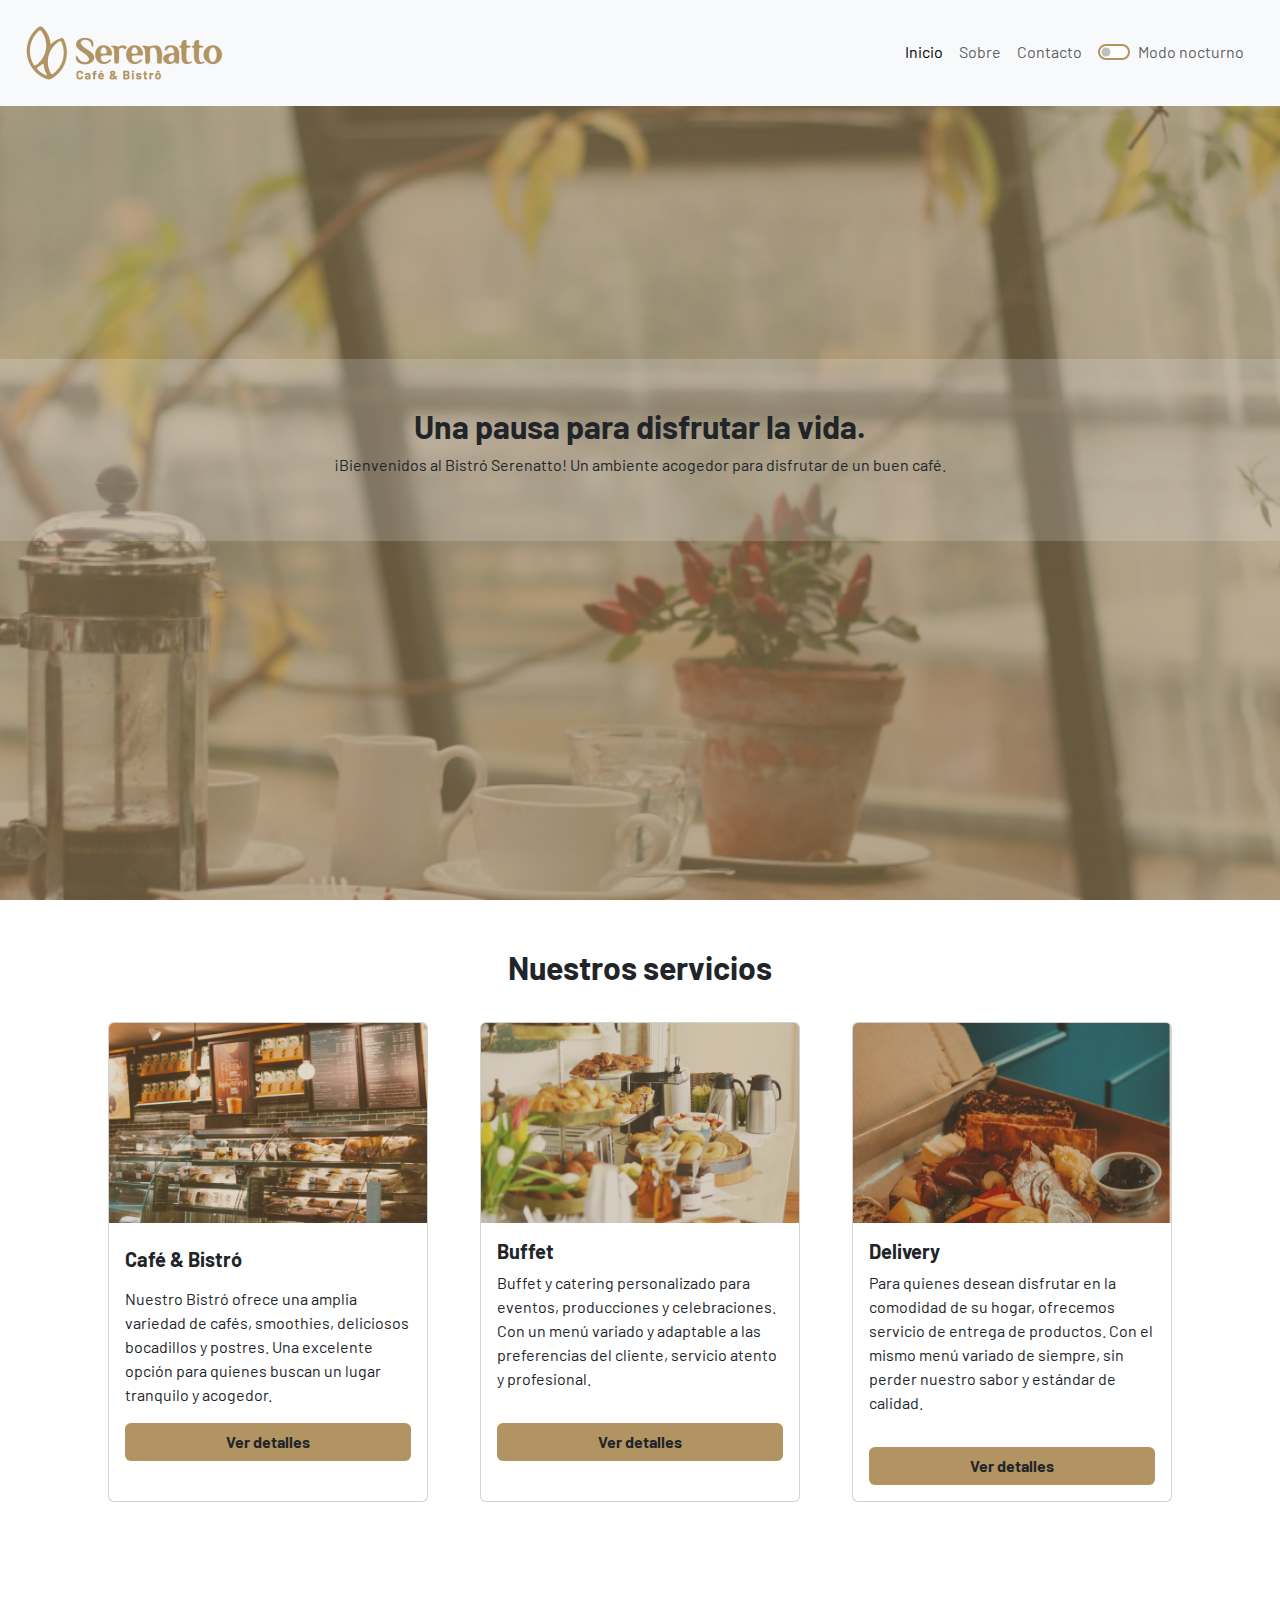
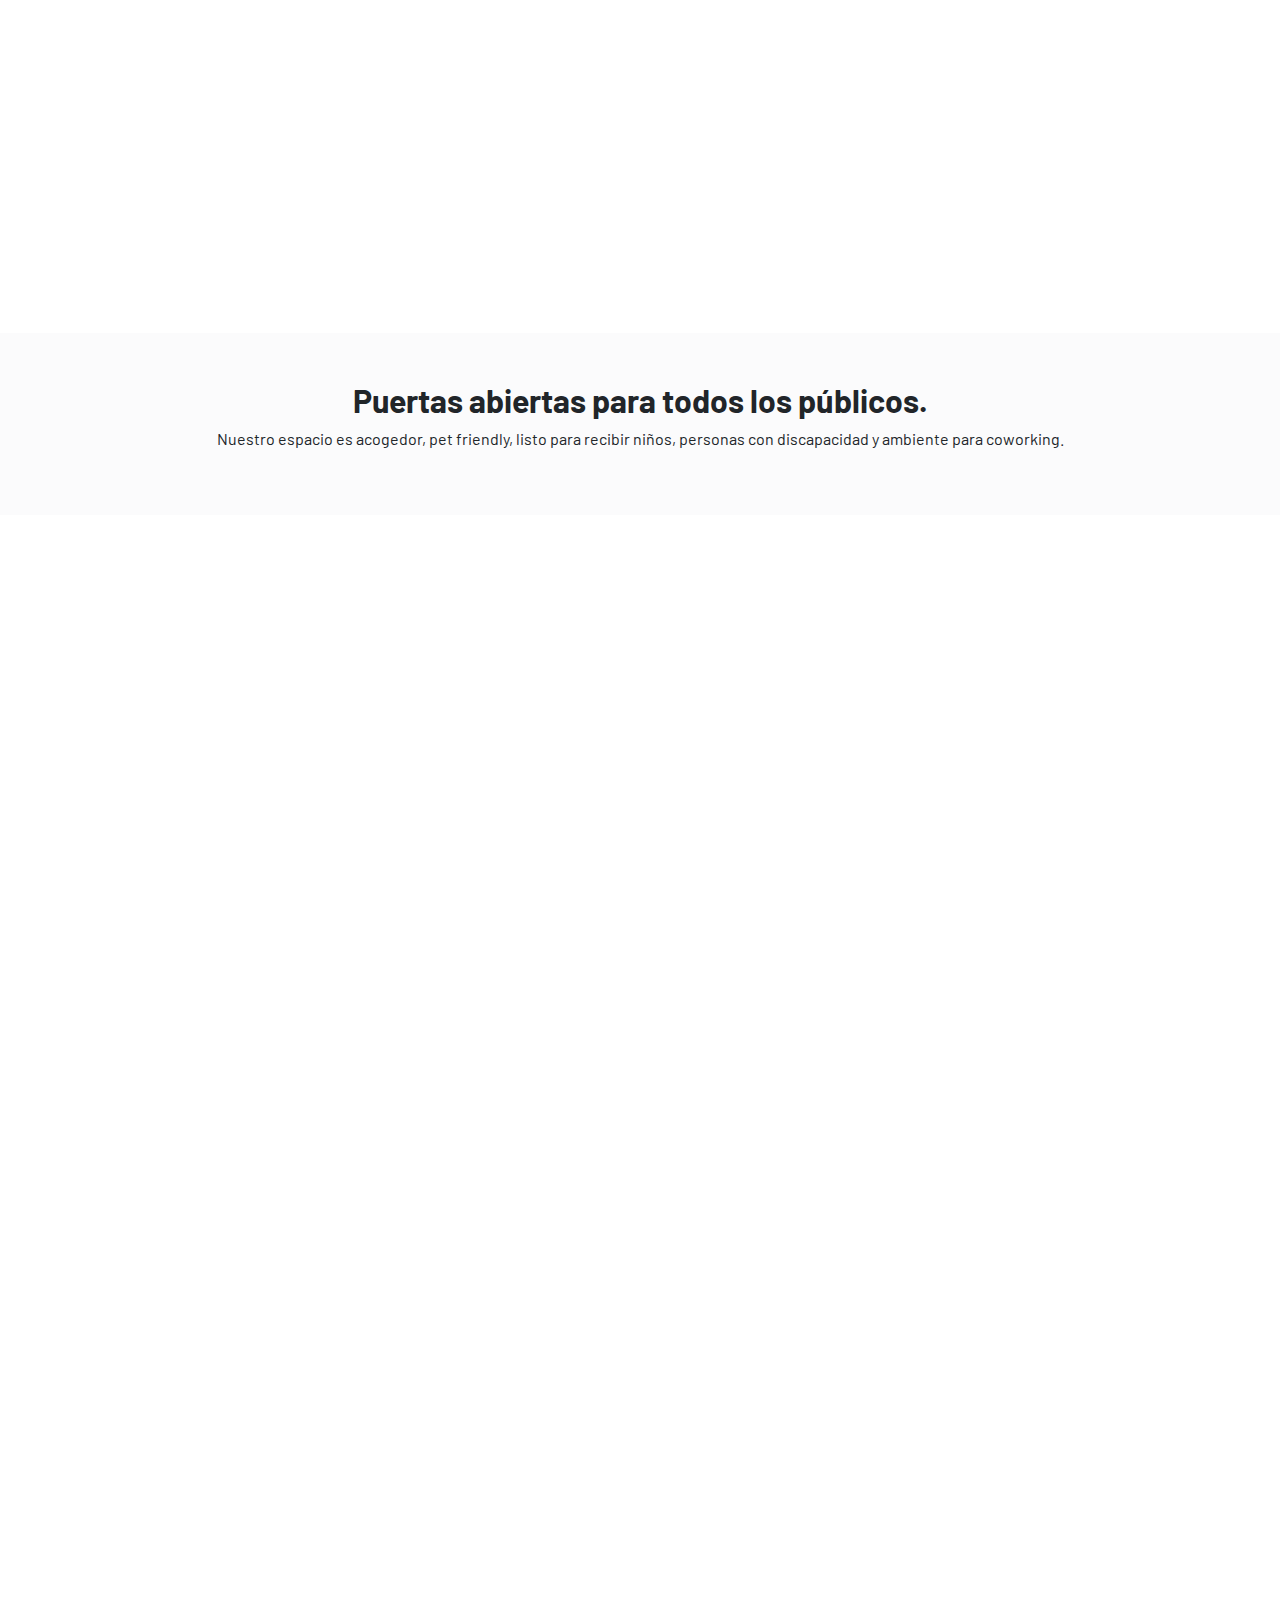
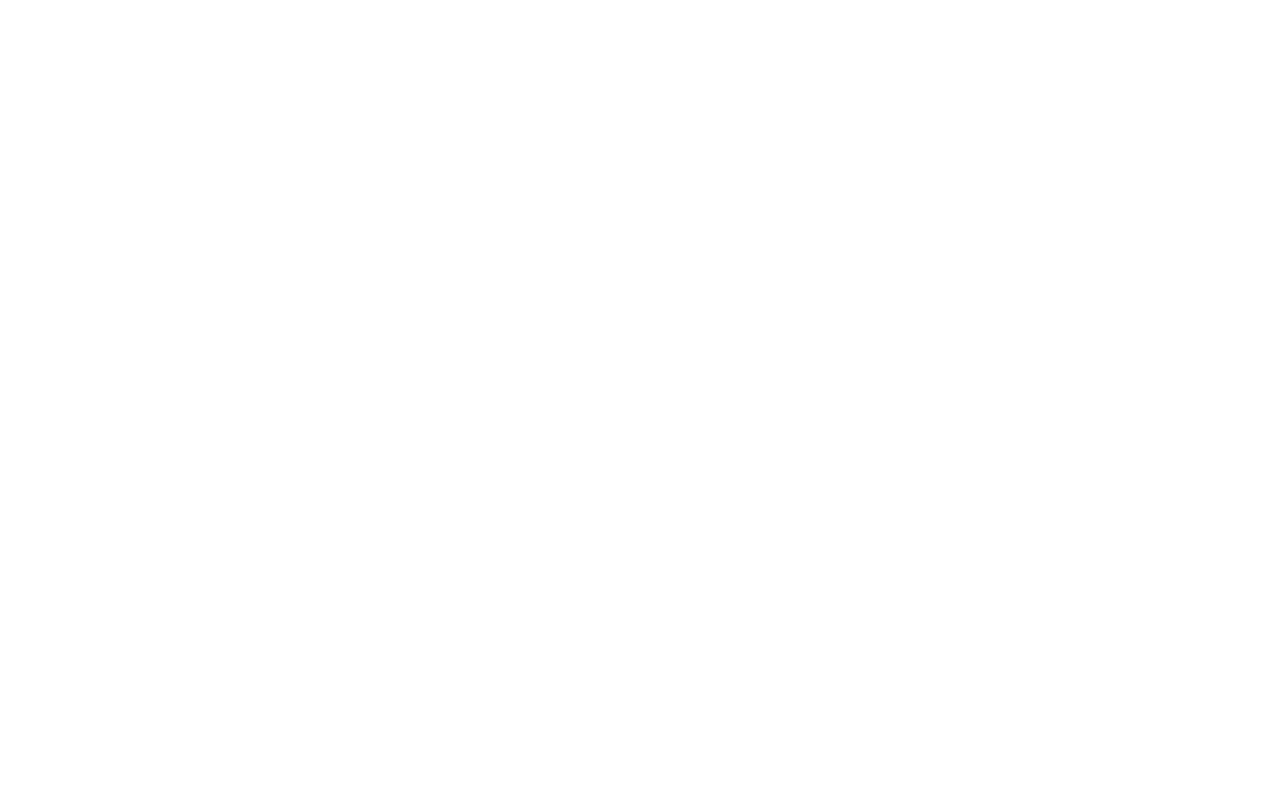
<file: bootstrap-serenatto-aula2/index.html>
<!DOCTYPE html>
<html lang="es-419">

<head>
  <meta charset="UTF-8">
  <meta http-equiv="X-UA-Compatible" content="IE=edge">
  <meta name="viewport" content="width=device-width, initial-scale=1.0">
  <link rel="shortcut icon" href="./" type="image/x-icon">
  <link rel="shortcut icon" href="./assets/favicon.png" type="image/x-icon">
  <title>Serenatto</title>
  <link href="https://cdn.jsdelivr.net/npm/bootstrap@5.3.3/dist/css/bootstrap.min.css" rel="stylesheet"
    integrity="sha384-QWTKZyjpPEjISv5WaRU9OFeRpok6YctnYmDr5pNlyT2bRjXh0JMhjY6hW+ALEwIH" crossorigin="anonymous">
  <link rel="stylesheet" href="https://cdn.jsdelivr.net/npm/bootstrap-icons@1.11.3/font/bootstrap-icons.min.css">
  <link rel="stylesheet" href="./estilos.css">
  <link
    href="https://fonts.googleapis.com/css2?family=Barlow+Condensed:wght@700&family=Barlow:wght@400;600&display=swap"
    rel="stylesheet">
</head>

<body>
  <header>
    <nav class="navbar navbar-expand-lg bg-body-tertiary fixed-top">
      <div class="container-fluid">
        <a class="navbar-brand" href="#"><img src="./assets/logo.png" alt="Logo de la Cafetería Serenatto"></a>
        <button class="navbar-toggler" type="button" data-bs-toggle="offcanvas" data-bs-target="#offcanvasNavbar"
          aria-controls="offcanvasNavbar" aria-label="Toggle navigation">
          <span class="navbar-toggler-icon"></span>
        </button>
        <div class="offcanvas offcanvas-end" tabindex="-1" id="offcanvasNavbar" aria-labelledby="offcanvasNavbarLabel">
          <div class="offcanvas-header">
            <h5 class="offcanvas-title" id="offcanvasNavbarLabel"><img src="./assets/logo-mobile.png"
                alt="Logo de la Cafetería Serenatto"></h5>
            <button type="button" class="btn-close" data-bs-dismiss="offcanvas" aria-label="Close"></button>
          </div>
          <div class="offcanvas-body">
            <ul class="navbar-nav justify-content-end flex-grow-1 pe-3">
              <li class="nav-item">
                <a class="nav-link active" aria-current="page" href="#">Inicio</a>
              </li>
              <li class="nav-item">
                <a class="nav-link" href="#">Sobre</a>
              </li>
              <li class="nav-item">
                <a class="nav-link" href="#">Contacto</a>
              </li>
              <li class="nav-item">
                <a class="nav-link" href="#">
                  <div class="form-check form-switch">
                    <input class="form-check-input" type="checkbox" role="switch" id="flexSwitchCheckDefault">
                    <label class="form-check-label" for="flexSwitchCheckDefault">Modo nocturno</label>
                  </div>
                </a>
              </li>
            </ul>
          </div>
        </div>
      </div>
    </nav>
  </header>

  <main>
    <section class="banners banner-1 d-flex flex-column justify-content-center text-center">
      <div class="banners-titulo bg-body-secondary py-5">
        <h2 class="fw-bold">Una pausa para disfrutar la vida.</h2>
        <p>¡Bienvenidos al Bistró Serenatto! Un ambiente acogedor para disfrutar de un buen café.</p>
      </div>
    </section>
    <section class="py-5">
      <h2 class="text-center fw-bold pb-1">Nuestros servicios</h2>
      <div class="container d-flex justify-content-around flex-wrap">
        <div class="card m-4" style="width: 20rem;">
          <img src="./assets/cafe-card.png" class="card-img-top"
            alt="Mostrador de panadería tradicional con diversos alimentos">
          <div class="card-body">
            <h5 class="card-title py-2 fw-bold">Café & Bistró</h5>
            <p class="card-text">Nuestro Bistró ofrece una amplia variedad de cafés, smoothies, deliciosos bocadillos y
              postres. Una excelente opción para quienes buscan un lugar tranquilo y acogedor.</p>
            <a href="#" class="btn boton-estandar w-100 fw-bold" data-bs-toggle="offcanvas" data-bs-target="#canvas-1"
              aria-controls="offcanvasRight">Ver detalles</a>
          </div>
        </div>
        <div class="card m-4" style="width: 20rem;">
          <img src="./assets/buffet-card.png" class="card-img-top" alt="Mesa de buffet con diversos alimentos">
          <div class="card-body">
            <h5 class="card-title fw-bold">Buffet</h5>
            <p class="card-text">Buffet y catering personalizado para eventos, producciones y celebraciones. Con un menú
              variado y adaptable a las preferencias del cliente, servicio atento y profesional.</p>
            <a href="#" class="btn boton-estandar w-100 fw-bold mt-3" data-bs-toggle="offcanvas"
              data-bs-target="#canvas-2" aria-controls="offcanvasRight">Ver detalles</a>
          </div>
        </div>
        <div class="card m-4" style="width: 20rem;">
          <img src="./assets/delivery-card.png" class="card-img-top" alt="Caja abierta almacenando comidas diversas">
          <div class="card-body">
            <h5 class="card-title fw-bold">Delivery</h5>
            <p class="card-text">Para quienes desean disfrutar en la comodidad de su hogar, ofrecemos servicio de entrega de productos. Con el mismo menú variado de siempre, sin perder nuestro sabor y estándar de calidad.</p>
            <a href="#" class="btn boton-estandar w-100 fw-bold mt-3" data-bs-toggle="offcanvas"
              data-bs-target="#canvas-3" aria-controls="offcanvasRight">Ver detalles</a>
          </div>
        </div>
      </div>
    </section>
    <section class="banners banner-2 d-flex flex-column justify-content-center text-center">
      <div class="banners-titulo bg-body-secondary py-5">
        <h2 class="fw-bold">Puertas abiertas para todos los públicos.</h2>
        <p>Nuestro espacio es acogedor, pet friendly, listo para recibir niños, personas con discapacidad y ambiente para coworking.</p>
      </div>
    </section>
    <section class="banners banner-3">
    </section>
  </main>

  <!-- canvas-1 -->
  <div class="offcanvas offcanvas-end" tabindex="-1" id="canvas-1" aria-labelledby="offcanvasRightLabel">
    <div class="offcanvas-header">
      <h5 class="offcanvas-title" id="offcanvasRightLabel">Café & Bistró</h5>
      <button type="button" class="btn-close" data-bs-dismiss="offcanvas" aria-label="Close"></button>
    </div>
    <div class="offcanvas-body">
      <div class="accordion" id="accordionExample">
        <div class="accordion-item">
          <h2 class="accordion-header">
            <button class="accordion-button boton-estandar" type="button" data-bs-toggle="collapse"
              data-bs-target="#collapseOne" aria-expanded="true" aria-controls="collapseOne">
              Café
            </button>
          </h2>
          <div id="collapseOne" class="accordion-collapse collapse show" data-bs-parent="#accordionExample">
            <div class="accordion-body">
              Tenemos un excelente espacio para comer y descansar, con la vitrina llena de dulces, salados, cafés tradicionales y especiales para disfrutar de tus mejores momentos.
            </div>
          </div>
        </div>
        <div class="accordion-item">
          <h2 class="accordion-header">
            <button class="accordion-button boton-estandar collapsed" type="button" data-bs-toggle="collapse"
              data-bs-target="#collapseTwo" aria-expanded="false" aria-controls="collapseTwo">
              Bistró
            </button>
          </h2>
          <div id="collapseTwo" class="accordion-collapse collapse" data-bs-parent="#accordionExample">
            <div class="accordion-body">
              Además de cafés durante todo el día, ofrecemos comidas en horario de almuerzo (de 11 a 15 horas) con deliciosos platos de bistró.
            </div>
          </div>
        </div>
        <div class="accordion-item">
          <h2 class="accordion-header">
            <button class="accordion-button boton-estandar collapsed" type="button" data-bs-toggle="collapse"
              data-bs-target="#collapseThree" aria-expanded="false" aria-controls="collapseThree">
              Coworking
            </button>
          </h2>
          <div id="collapseThree" class="accordion-collapse collapse" data-bs-parent="#accordionExample">
            <div class="accordion-body">
              Tenemos espacio adecuado para trabajar, con conexión a Internet de alta velocidad e instalaciones cómodas para reuniones.
            </div>
          </div>
        </div>
      </div>
    </div>
  </div>

  <!-- canvas-2 -->
  <div class="offcanvas offcanvas-end" tabindex="-1" id="canvas-2" aria-labelledby="offcanvasRightLabel">
    <div class="offcanvas-header">
      <h5 class="offcanvas-title" id="offcanvasRightLabel">Buffet</h5>
      <button type="button" class="btn-close" data-bs-dismiss="offcanvas" aria-label="Close"></button>
    </div>
    <div class="offcanvas-body">
      <div class="accordion" id="accordionExample">
        <div class="accordion-item">
          <h2 class="accordion-header">
            <button class="accordion-button boton-estandar" type="button" data-bs-toggle="collapse" data-bs-target="#collapseOne" aria-expanded="true" aria-controls="collapseOne">
              Eventos
            </button>
          </h2>
          <div id="collapseOne" class="accordion-collapse collapse show" data-bs-parent="#accordionExample">
            <div class="accordion-body">
              ¡Organizamos buffet con menús variados y personalizados para bodas, fiestas de cumpleaños y otros eventos!
            </div>
          </div>
        </div>
        <div class="accordion-item">
          <h2 class="accordion-header">
            <button class="accordion-button boton-estandar collapsed" type="button" data-bs-toggle="collapse" data-bs-target="#collapseTwo" aria-expanded="false" aria-controls="collapseTwo">
              Catering
            </button>
          </h2>
          <div id="collapseTwo" class="accordion-collapse collapse" data-bs-parent="#accordionExample">
            <div class="accordion-body">
              Ofrecemos servicio de alimentación variada para coffee breaks, producciones y bastidores.
            </div>
          </div>
        </div>
      </div>
    </div>
  </div>

  <!-- canvas-3 -->
  <div class="offcanvas offcanvas-end" tabindex="-1" id="canvas-3" aria-labelledby="offcanvasRightLabel">
    <div class="offcanvas-header">
      <h5 class="offcanvas-title" id="offcanvasRightLabel">Delivery</h5>
      <button type="button" class="btn-close" data-bs-dismiss="offcanvas" aria-label="Close"></button>
    </div>
    <div class="offcanvas-body">
      <div class="accordion" id="accordionExample">
        <div class="accordion-item">
          <h2 class="accordion-header">
            <button class="accordion-button boton-estandar" type="button" data-bs-toggle="collapse" data-bs-target="#collapseOne" aria-expanded="true" aria-controls="collapseOne">
              Pedidos para eventos
            </button>
          </h2>
          <div id="collapseOne" class="accordion-collapse collapse show" data-bs-parent="#accordionExample">
            <div class="accordion-body">
              ¡Producimos y entregamos los elementos de café de nuestro menú en grandes cantidades para sus eventos! Simplemente póngase en contacto y haga la reserva con 72 horas de anticipación.
            </div>
          </div>
        </div>
        <div class="accordion-item">
          <h2 class="accordion-header">
            <button class="accordion-button boton-estandar collapsed" type="button" data-bs-toggle="collapse" data-bs-target="#collapseTwo" aria-expanded="false" aria-controls="collapseTwo">
              Entrega por App
            </button>
          </h2>
          <div id="collapseTwo" class="accordion-collapse collapse" data-bs-parent="#accordionExample">
            <div class="accordion-body">
              Entregamos a través de las aplicaciones de Pedidos Ya, Uber Eats y Rappi. ¡Consulta nuestro menú y realiza tu pedido!
            </div>
          </div>
        </div>
      </div>
    </div>
  </div>

  <script src="https://cdn.jsdelivr.net/npm/bootstrap@5.3.3/dist/js/bootstrap.bundle.min.js" 
  integrity="sha384-YvpcrYf0tY3lHB60NNkmXc5s9fDVZLESaAA55NDzOxhy9GkcIdslK1eN7N6jIeHz" crossorigin="anonymous">
  </script>
</body>

</html>
</file>
<file: bootstrap-serenatto-aula2/estilos.css>
body {
  --bege: #E6E0D6;
  --cafe-oscuro: #816D4F;
  --cafe-claro: #B29463;
  font-family: 'Barlow', sans-serif;
  height: 4000px;
}

.banners {
  width: 100%;
  height: 100vh;
  background-repeat: no-repeat;
  background-position: center;
  background-size: cover;
  background-attachment: fixed;
}

.banner-1 {
  background-image: url(./assets/banner-1.png);
}

.banner-2{
  background-image: url(./assets/banner-2.png);
}

.banner-3{
  background-image: url(./assets/banner-3.png);
}

.banners-titulo {
  --bs-bg-opacity:0.2;
}

input[type=checkbox] {
  border: 2px solid var(--cafe-claro);
  box-shadow: none;
}

input[type=checkbox]:checked, input[type=checkbox]:focus {
  background-color: var(--cafe-claro);
  border-color: var(--cafe-claro);
  box-shadow: none;
  outline: none;
}

.boton-estandar{
  background-color: var(--cafe-claro)
}

.boton-estandar:hover{
  background-color: var(--cafe-oscuro)
}
</file>
